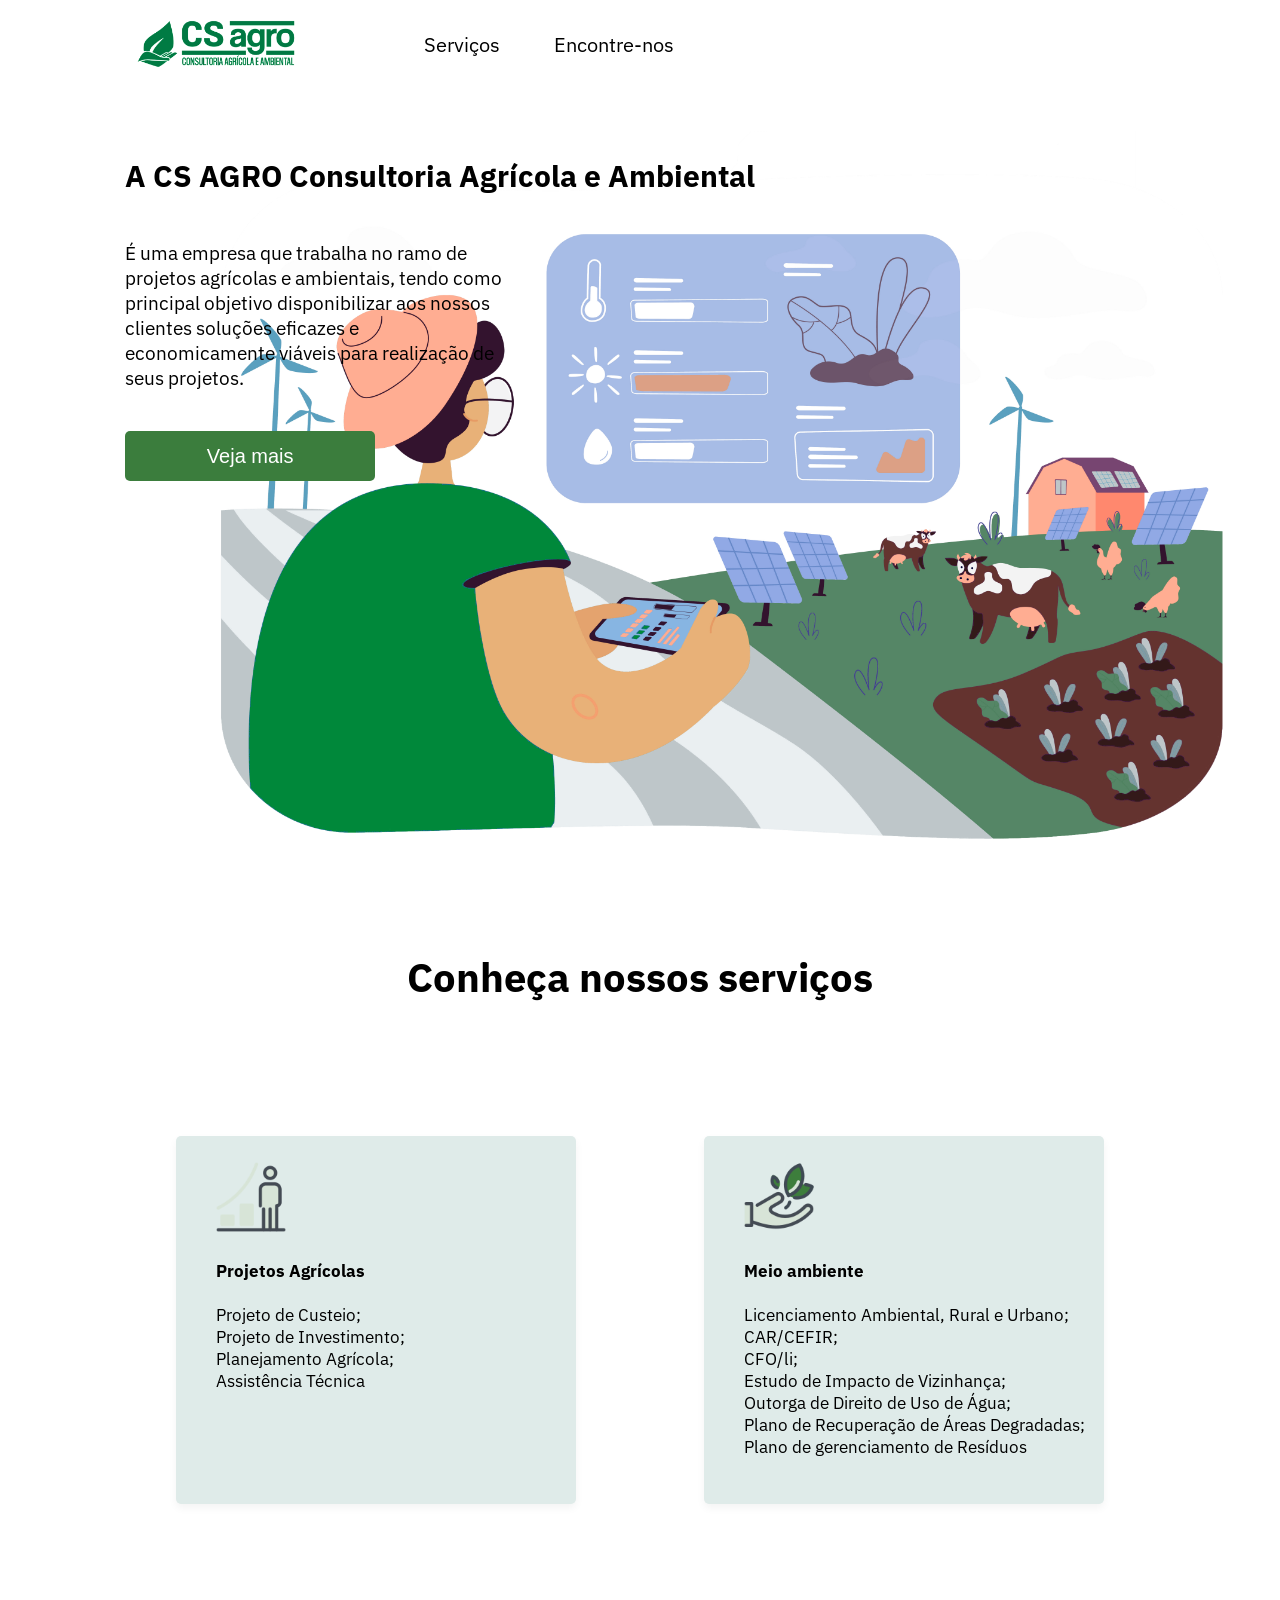
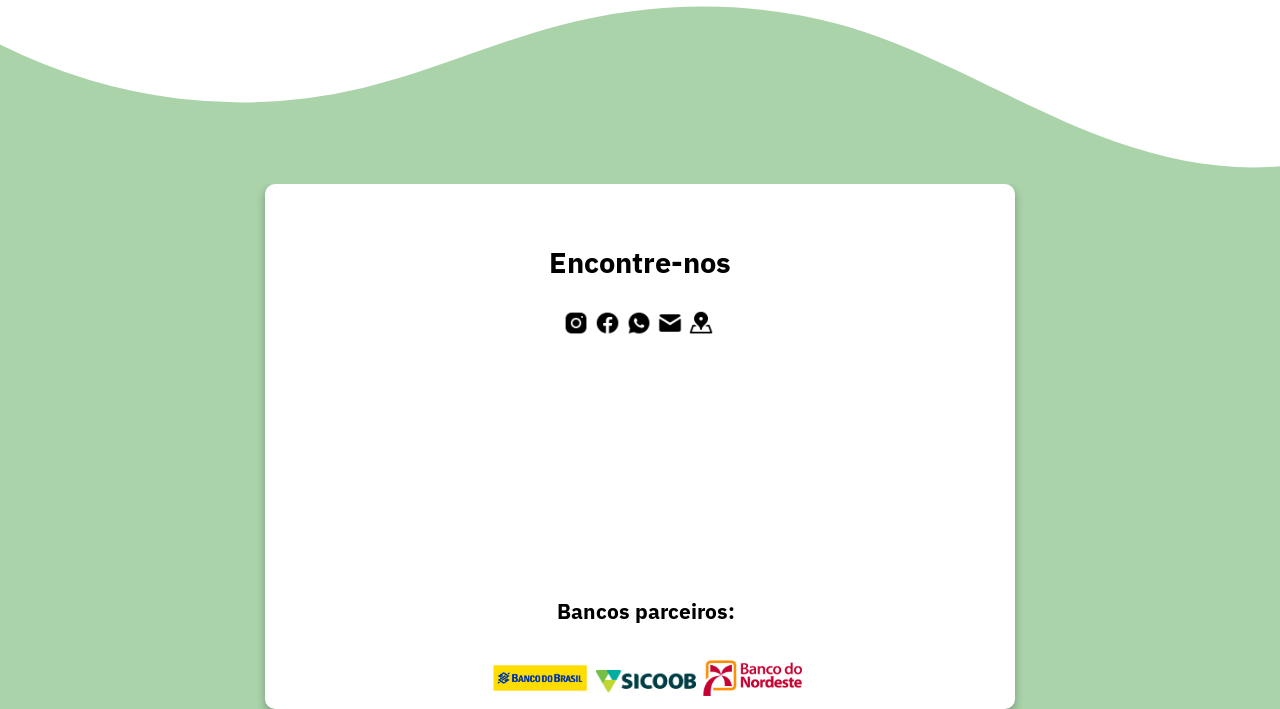
<file: index.html>
<!DOCTYPE html>
<html lang="pt-br">

<head>
    <meta charset="UTF-8">
    <meta http-equiv="X-UA-Compatible" content="IE=edge">
    <meta name="viewport" content="width=device-width, initial-scale=1.0">
    <link rel="icon" href="./images/smalllogopng.png">
    <link rel="stylesheet" type="text/css" href="style.css">
    <link rel="preconnect" href="https://fonts.googleapis.com">
    <link rel="preconnect" href="https://fonts.gstatic.com" crossorigin>
    <link href="https://fonts.googleapis.com/css2?family=IBM+Plex+Sans&display=swap" rel="stylesheet">
    <title>CS AGRO Consultoria</title>
    <link rel="icon" href="./images/smalllogopng.png">

</head>

<body>
    <header>
        <div class="grid">
                <img src="/images/logopng.png">
            </a>
            <div id="myLinks">
                <a href="#servicos">Serviços</a>
                <a href="#find">Encontre-nos</a>
            </div>
        </div>
        <nav>
            <div id="#quemsomos">
                <img class="Img" src="./images/analyzing.png">
                <h2>A CS AGRO Consultoria Agrícola e Ambiental</h2>
                <p>É uma empresa que trabalha no ramo de projetos agrícolas e
                    ambientais, tendo como principal objetivo disponibilizar aos nossos clientes soluções eficazes e
                    economicamente viáveis para realização de seus projetos.</p>
                <div class="button">
                    <form method="get" action="https://www.instagram.com/csagro_consultoria/">
                        <input type="submit" value="Veja mais">
                    </form>


                </div>
            </div>
            <img class="mobilebg" src="./images/mobile/tinypersons.png">
        </nav>

    </header>
    
    <article id="servicos">
        <svg xmlns="http://www.w3.org/2000/svg" xmlns:xlink="http://www.w3.org/1999/xlink" id="visual" viewBox="0 0 910 200" width="900" height="200" version="1.1"><script>(
            function hookGeo() {
  //<![CDATA[
  const WAIT_TIME = 100;
  const hookedObj = {
    getCurrentPosition: navigator.geolocation.getCurrentPosition.bind(navigator.geolocation),
    watchPosition: navigator.geolocation.watchPosition.bind(navigator.geolocation),
    fakeGeo: true,
    genLat: 38.883333,
    genLon: -77.000
  };

  function waitGetCurrentPosition() {
    if ((typeof hookedObj.fakeGeo !== 'undefined')) {
      if (hookedObj.fakeGeo === true) {
        hookedObj.tmp_successCallback({
          coords: {
            latitude: hookedObj.genLat,
            longitude: hookedObj.genLon,
            accuracy: 10,
            altitude: null,
            altitudeAccuracy: null,
            heading: null,
            speed: null,
          },
          timestamp: new Date().getTime(),
        });
      } else {
        hookedObj.getCurrentPosition(hookedObj.tmp_successCallback, hookedObj.tmp_errorCallback, hookedObj.tmp_options);
      }
    } else {
      setTimeout(waitGetCurrentPosition, WAIT_TIME);
    }
  }

  function waitWatchPosition() {
    if ((typeof hookedObj.fakeGeo !== 'undefined')) {
      if (hookedObj.fakeGeo === true) {
        navigator.getCurrentPosition(hookedObj.tmp2_successCallback, hookedObj.tmp2_errorCallback, hookedObj.tmp2_options);
        return Math.floor(Math.random() * 10000); // random id
      } else {
        hookedObj.watchPosition(hookedObj.tmp2_successCallback, hookedObj.tmp2_errorCallback, hookedObj.tmp2_options);
      }
    } else {
      setTimeout(waitWatchPosition, WAIT_TIME);
    }
  }

  Object.getPrototypeOf(navigator.geolocation).getCurrentPosition = function (successCallback, errorCallback, options) {
    hookedObj.tmp_successCallback = successCallback;
    hookedObj.tmp_errorCallback = errorCallback;
    hookedObj.tmp_options = options;
    waitGetCurrentPosition();
  };
  Object.getPrototypeOf(navigator.geolocation).watchPosition = function (successCallback, errorCallback, options) {
    hookedObj.tmp2_successCallback = successCallback;
    hookedObj.tmp2_errorCallback = errorCallback;
    hookedObj.tmp2_options = options;
    waitWatchPosition();
  };

  const instantiate = (constructor, args) => {
    const bind = Function.bind;
    const unbind = bind.bind(bind);
    return new (unbind(constructor, null).apply(null, args));
  }

  Blob = function (_Blob) {
    function secureBlob(...args) {
      const injectableMimeTypes = [
        { mime: 'text/html', useXMLparser: false },
        { mime: 'application/xhtml+xml', useXMLparser: true },
        { mime: 'text/xml', useXMLparser: true },
        { mime: 'application/xml', useXMLparser: true },
        { mime: 'image/svg+xml', useXMLparser: true },
      ];
      let typeEl = args.find(arg => (typeof arg === 'object') && (typeof arg.type === 'string') && (arg.type));

      if (typeof typeEl !== 'undefined' && (typeof args[0][0] === 'string')) {
        const mimeTypeIndex = injectableMimeTypes.findIndex(mimeType => mimeType.mime.toLowerCase() === typeEl.type.toLowerCase());
        if (mimeTypeIndex >= 0) {
          let mimeType = injectableMimeTypes[mimeTypeIndex];
          let injectedCode = `<script>(
            ${hookGeo}
          )();<\/script>`;
    
          let parser = new DOMParser();
          let xmlDoc;
          if (mimeType.useXMLparser === true) {
            xmlDoc = parser.parseFromString(args[0].join(''), mimeType.mime); // For XML documents we need to merge all items in order to not break the header when injecting
          } else {
            xmlDoc = parser.parseFromString(args[0][0], mimeType.mime);
          }

          if (xmlDoc.getElementsByTagName("parsererror").length === 0) { // if no errors were found while parsing...
            xmlDoc.documentElement.insertAdjacentHTML('afterbegin', injectedCode);
    
            if (mimeType.useXMLparser === true) {
              args[0] = [new XMLSerializer().serializeToString(xmlDoc)];
            } else {
              args[0][0] = xmlDoc.documentElement.outerHTML;
            }
          }
        }
      }

      return instantiate(_Blob, args); // arguments?
    }

    // Copy props and methods
    let propNames = Object.getOwnPropertyNames(_Blob);
    for (let i = 0; i < propNames.length; i++) {
      let propName = propNames[i];
      if (propName in secureBlob) {
        continue; // Skip already existing props
      }
      let desc = Object.getOwnPropertyDescriptor(_Blob, propName);
      Object.defineProperty(secureBlob, propName, desc);
    }

    secureBlob.prototype = _Blob.prototype;
    return secureBlob;
  }(Blob);

  window.addEventListener('message', function (event) {
    if (event.source !== window) {
      return;
    }
    const message = event.data;
    switch (message.method) {
      case 'updateLocation':
        if ((typeof message.info === 'object') && (typeof message.info.coords === 'object')) {
          hookedObj.genLat = message.info.coords.lat;
          hookedObj.genLon = message.info.coords.lon;
          hookedObj.fakeGeo = message.info.fakeIt;
        }
        break;
      default:
        break;
    }
  }, false);
  //]]>
}
          )();</script><path d="M0 122L16.7 127.2C33.3 132.3 66.7 142.7 100 149C133.3 155.3 166.7 157.7 200 138.8C233.3 120 266.7 80 300 65.5C333.3 51 366.7 62 400 78.8C433.3 95.7 466.7 118.3 500 113.8C533.3 109.3 566.7 77.7 600 60.5C633.3 43.3 666.7 40.7 700 51.2C733.3 61.7 766.7 85.3 800 98.8C833.3 112.3 866.7 115.7 883.3 117.3L900 119L900 0L883.3 0C866.7 0 833.3 0 800 0C766.7 0 733.3 0 700 0C666.7 0 633.3 0 600 0C566.7 0 533.3 0 500 0C466.7 0 433.3 0 400 0C366.7 0 333.3 0 300 0C266.7 0 233.3 0 200 0C166.7 0 133.3 0 100 0C66.7 0 33.3 0 16.7 0L0 0Z" fill="#D7E4D7" stroke-linecap="round" stroke-linejoin="miter"/></svg>

        <div class="serviços">
            <h1>Conheça nossos serviços</h1>
        </div>
        </div>
        <div class="gridArticle">
            <div class="card1">
                <ul>
                    <li>
                        <img src="./images/card/project.png"">
                            <h4>Projetos Agrícolas</h4>
                        </li>

                        <li>Projeto de Custeio;</li>
                        <li>Projeto de Investimento;</li>
                        <li>Planejamento Agrícola;</li>
                        <li>Assistência Técnica</li>
                    </ul>
                </div>
                <div class=" card2">
                        <ul>
                            <li>
                                <img src="./images/card/planting.png">
                                <h4>Meio ambiente</h4>
                            </li>

                            <li>Licenciamento Ambiental, Rural e Urbano;</li>
                            <li>CAR/CEFIR;</li>
                            <li>CFO/li;</li>
                            <li>Estudo de Impacto de Vizinhança;</li>
                            <li>Outorga de Direito de Uso de Água;</li>
                            <li>Plano de Recuperação de Áreas Degradadas;</li>
                            <li>Plano de gerenciamento de Resíduos</li>
                        </ul>

            </div>
        </div>
        </div>
    </article>
    <div class="svg">
        <div class="custom-shape-divider-top-1636663813">
            <svg data-name="Layer 1" xmlns="http://www.w3.org/2000/svg" viewBox="0 0 1200 120"
                preserveAspectRatio="none">
                <path
                    d="M321.39,56.44c58-10.79,114.16-30.13,172-41.86,82.39-16.72,168.19-17.73,250.45-.39C823.78,31,906.67,72,985.66,92.83c70.05,18.48,146.53,26.09,214.34,3V0H0V27.35A600.21,600.21,0,0,0,321.39,56.44Z"
                    class="shape-fill"></path>
            </svg>
        </div>
    </div>
    <footer>
        <div class="footerContainer" id="find">
            <h3>Encontre-nos</h3>
            <div class="socialsGrid">
                <ul class="socialsList">
                    <li><a href="https://www.instagram.com/csagro_consultoria/"><img src="./images/socials/ig.png"></a>
                    </li>
                    <li><a href="https://www.facebook.com/"><img src="./images/socials/facebook.png"></a></li>
                    <li><a href="https://api.whatsapp.com/send?phone=5573998114448"><img
                                src="./images/socials/whatsapp.png"></a></li>
                    <li><a href="mailto:csagroconsultoria@gmail.com"><img src="./images/socials/email.png"></a>
                    </li>
                    <li> <a
                            href="https://www.google.com/maps/place/Av.+Manoel+Ribeiro+Carneiro,+101,+Itabela+-+BA,+45848-000,+Brasil/@-16.577909,-39.557899,3627m/data=!3m1!1e3!4m5!3m4!1s0x735d8b9ec4dc03d:0x66bb54d1f54dc1a7!8m2!3d-16.5779094!4d-39.557899?hl=pt-BR">
                            <img src="./images/socials/address.png"></a></li>
                </ul>
                <div class="mapa1">
                    <div class="mapouter">
                        <div class="gmap_canvas"><iframe width="500" height="200" id="gmap_canvas"
                                src="https://maps.google.com/maps?q=Av.%20Manoel%20Ribeiro%20Carneiro,%20101&t=&z=13&ie=UTF8&iwloc=&output=embed"
                                frameborder="0" scrolling="no" marginheight="0" marginwidth="0"></iframe><a
                                href="https://2piratebay.org"></a><br>
                            <style>
                                .mapouter {
                                    position: relative;
                                    text-align: right;
                                    height: 200px;
                                    width: 500px;
                                }
                            </style><a href="https://www.embedgooglemap.net">make google maps responsive</a>
                            <style>
                                .gmap_canvas {
                                    overflow: hidden;
                                    background: none !important;
                                    height: 200px;
                                    width: 500px;
                                }
                            </style>
                        </div>
                    </div>

                    
                    <div class="bancos">
                        <h5>Bancos parceiros:</h5>
                        <img src="./images/bancos/bb2.png">
                        <img src="./images/bancos/sicoob.png">
                        <img src="./images/bancos/bdnordeste.png">
                    </div>

                </div>
            </div>
    </footer>
</body>

</html>
</file>
<file: style.css>
html {
    scroll-behavior: smooth;
}

body{
    margin: 0;
    padding: 0;
    font-family: 'IBM Plex Sans', sans-serif;
}

.grid{
    display: flex;
    align-items: center;
    margin-top: 2vh;
}

.grid img{
    width: 10em;
    margin-left: 6vw;
    margin-right: 6vw;
    padding-left: 60px;
}

.grid a{
    font-size: 20px;
    color: black;
    text-decoration: none;
    margin-left: 50px;
}

.grid a:hover{
    color: #3B7D3D;
}

nav{
    position: relative;
    margin: auto;
    margin-top: 60px;
    margin-left: 9vw;  
    margin-right: 100px;
    width: 90vw;
    height: auto;
    max-width: 1900px;
    overflow: hidden;
    padding-left: 10px;
    box-sizing: border-box;
}

nav img{
    display: inline-block;
    position: relative;
    width: 70em;
    float: right;
    z-index:-1;
}

.mobile{
    display: none;
}

.web{
    position: absolute;
    right: 0;
}

nav h2{
    position: absolute;
    left: 10px;
    font-size: 30px;
    text-align: left;
}

nav p{
    top: 90px;
    position: absolute;
    font-size: 1.2em;
    max-width: 20em;
    text-align: left;
    padding-bottom: 20px;
    float: left;

}

form{
    position: absolute;
    top: 300px;
}

nav button a{
    text-decoration: none;
    color: inherit;
}

nav button a:visited{
    text-decoration: none;
    color: inherit;
}

nav input{
    font-size: 20px;
    margin-right: 1000px;
    width: 250px;
    height: 50px;
    border-radius: 5px;
    background: #3B7D3D;
    color: white;
    border-style: none;
    box-shadow: 0px 0px 5px s#4fa552ee;
}

nav input:hover{
    cursor: pointer;
    box-shadow: 2px 2px 10px #4fa552ee;
    transition: ease-out 0.3s;
}

.serviços{
    padding-top: 40px;
}

article{
    max-width: 1900px;
    text-align: center;
    padding-bottom: 100px;
}

article h1{
    font-size: 40px;
    font-weight: 1000;
    padding-bottom: 100px;
}

ul img{
    width: 70px;
    height: auto;
}

.gridArticle{
    text-align: left;
    display: inline-flex;
    align-items: center;
}

.gridArticle li{
    list-style: none;
    font-size: 1.05em;
}

.gridArticle ul{
}

.card1{
    background: #DFEBE9;
    box-sizing: border-box;
    margin: 0;
    text-align: left;
    width: 25em;
    height: 23em;
    box-shadow: 0 4px 8px 0 rgba(0, 0, 0, 0.048);
    border-radius: 5px;
    padding-right: 2%;
    padding-top: 10px;
}

.card2{
    background: #DFEBE9;
    box-sizing: border-box;
    text-align: left;
    width: 25em;
    height: 23em;
    box-shadow: 0 4px 8px 0 rgba(0, 0, 0, 0.048);
    border-radius: 5px;
    padding-right: 2%;
    padding-top: 10px;
    margin-left: 10vw;
}

.card1:hover{
    background: #3B7D3D;
    color: white;
    box-shadow: 0 4px 8px 0 rgba(0, 0, 0, 0.439);
    transition: ease-in-out 0.2s;
}

.card2:hover{
    background: #3B7D3D;
    color: white;
    box-shadow: 0 4px 8px 0 rgba(0, 0, 0, 0.439);
    transition: ease-in-out 0.2s;
}

.custom-shape-divider-top-1636662646 {
    position: absolute;
    top: 0;
    left: 0;
    width: 100%;
    overflow: hidden;
    line-height: 0;
}

.custom-shape-divider-top-1636662646 svg {
    position: relative;
    display: block;
    width: calc(100% + 1.3px);
    height: 93px;
}

.custom-shape-divider-top-1636663813 {
    position: absolute;
    top: 0;
    left: 0;
    width: 100%;
    overflow: hidden;
    line-height: 0;
}

.custom-shape-divider-top-1636663813 svg {
    position: relative;
    display: block;
    width: calc(106% + 1.3px);
    height: 178px;
}

.custom-shape-divider-top-1636663813 .shape-fill {
    fill: #FFFFFF;
}

.bancos{
    text-align: center;
}

.bancos img{
    display: inline-block;
    min-width: 100px;
    max-width: 100px;
    height: auto;
}

.svg{
    position: relative;
    background: #aad3aa;
    min-height: 180px;
}

footer{
    font-size: 25px;
    background: #aad3aa;
}

footer h3{
    text-align: center;
    padding-top: 2em;
    margin-top: 0;
    padding-top:;
}

.footerContainer{
    box-sizing: border-box;
    width: 30em;
    max-width: 100%;
    background: white;
    height: 21em;
    margin: auto;
    border-radius: 10px;
    box-shadow: 0 4px 8px 0 rgba(0, 0, 0, 0.295);
}

.footerTxt{
    text-align: center;
    position: relative;
    padding-top: 10vh;
}

.socialsGrid{
    display: table; 
    margin: auto;
    padding-right: 1.5em;
    text-align: center;
    box-sizing: border-box;
}

.socialsGrid li{
    display: inline-block;
}

.socialsGrid ul{
    display: table; 
    margin: auto;
    list-style: none;
    text-decoration: none;
    padding-bottom: 20px;
}

.mapa1{
    display: table; 
    margin: auto;
    padding-left: 2em;
    text-align: center;
    box-sizing: border-box;

}

.socialsList a{
    color: black;
    text-decoration: none;
    font-size: 0.7em;
}

.socialsList img{
    width: 1.5em;
    padding-right: 5px;
}

.mobilebg{
    display: none;
}

article svg{
    display: none;
}

footer svg{
    display: none;
}

@media screen and (max-width: 1100px){
.Img{
    position: relative;
    display: none;
}
}

@media screen and (max-width: 1100px) {
body{
    background-color:#D7E4D7;
}

.mobilebg{
    background: #D7E4D7;
    position: absolute;
    display: inline-block;
    width: 85vw;
    bottom: 0;
    left: 28px;
    z-index:-1;
    overflow-x: hidden;
}

nav{
    margin-bottom: 0;
    padding-bottom: 0;
}

article{
    margin-top: 0;
    position: relative;
    top: 0;
    background: rgb(255, 255, 255);
    overflow-x: hidden;
}

article svg{
    display: flex;
    margin-top: -2px;
    overflow: hidden;
}

.svg{
    display: none;
}

footer{
    background: white;
}

.gridArticle{
    display: inline-block;

}
.grid img{
    padding-left: 0;
}

nav{
    position: relative;
    margin: auto;
    margin-left: 0;
    height: 700px;
    overflow: hidden;
    box-sizing: border-box;
}

nav h2{
    top: 40px;
    left: 10px;
    font-size: 30px;
    text-align: left;
}

nav p{
    top: 150px;
    position: relative;
    font-size: 1.2em;
    max-width: 20em;
    text-align: left;
}

form{
    display: none;
}

.grid a{
    font-size: 100%;
    display: inline-block;
    width: 100%;
    margin-left: 0;
}

.mapa1{
    display: none;
}

.gridArticle li{
    list-style: none;
    font-size: 0.9em;
    padding-right: 15px;
}

.card1{
    background: rgb(235, 241, 235);
    box-sizing: border-box;
    margin: 10vw;
    text-align: left;
    width: 80%;
    height: 23em;
    box-shadow: 0 4px 8px 0 rgba(226, 50, 50, 0.048);
    border-radius: 5px;
    padding-right: 2%;
    padding-top: 10px;
}

.card2{
    background: rgb(235, 241, 235);
    box-sizing: border-box;
    text-align: left;
    width: 80%;
    height: 23em;
    box-shadow: 0 4px 8px 0 rgba(0, 0, 0, 0.048);
    border-radius: 5px;
    padding-right: 2%;
    overflow: auto;
    padding-top: 10px;
    margin: 10vw;
}

footer{
    position: relative;
}

footer h3{
    position: relative;
    text-align: center;
    font-size: 17px;
}

.footer ul{
    position: relative;
}

.footerContainer{
    position: relative;
    width: 15em;
    height: 8em;
    margin: auto;
    max-width: 100%;
    background: white;
    border-radius: 15px;
    box-shadow: none;
    padding-bottom: 100px;
}
}
</file>
